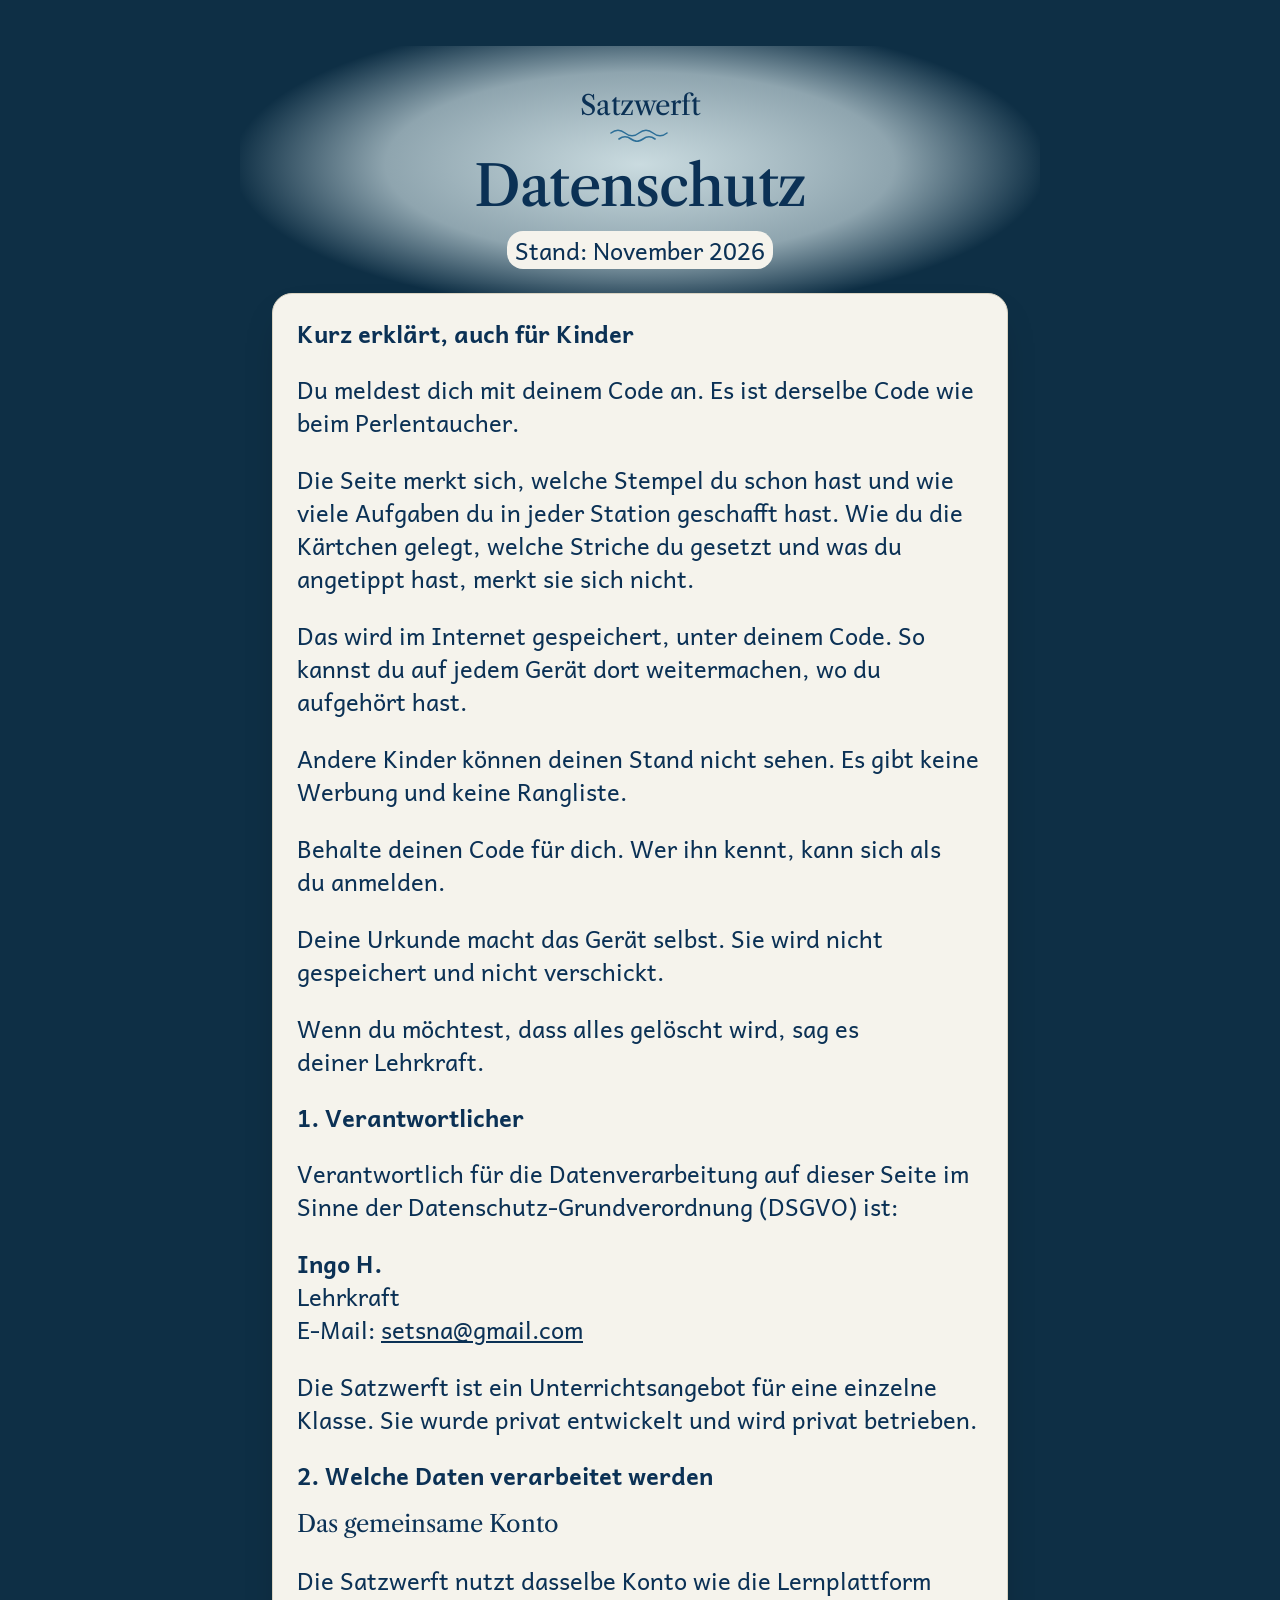
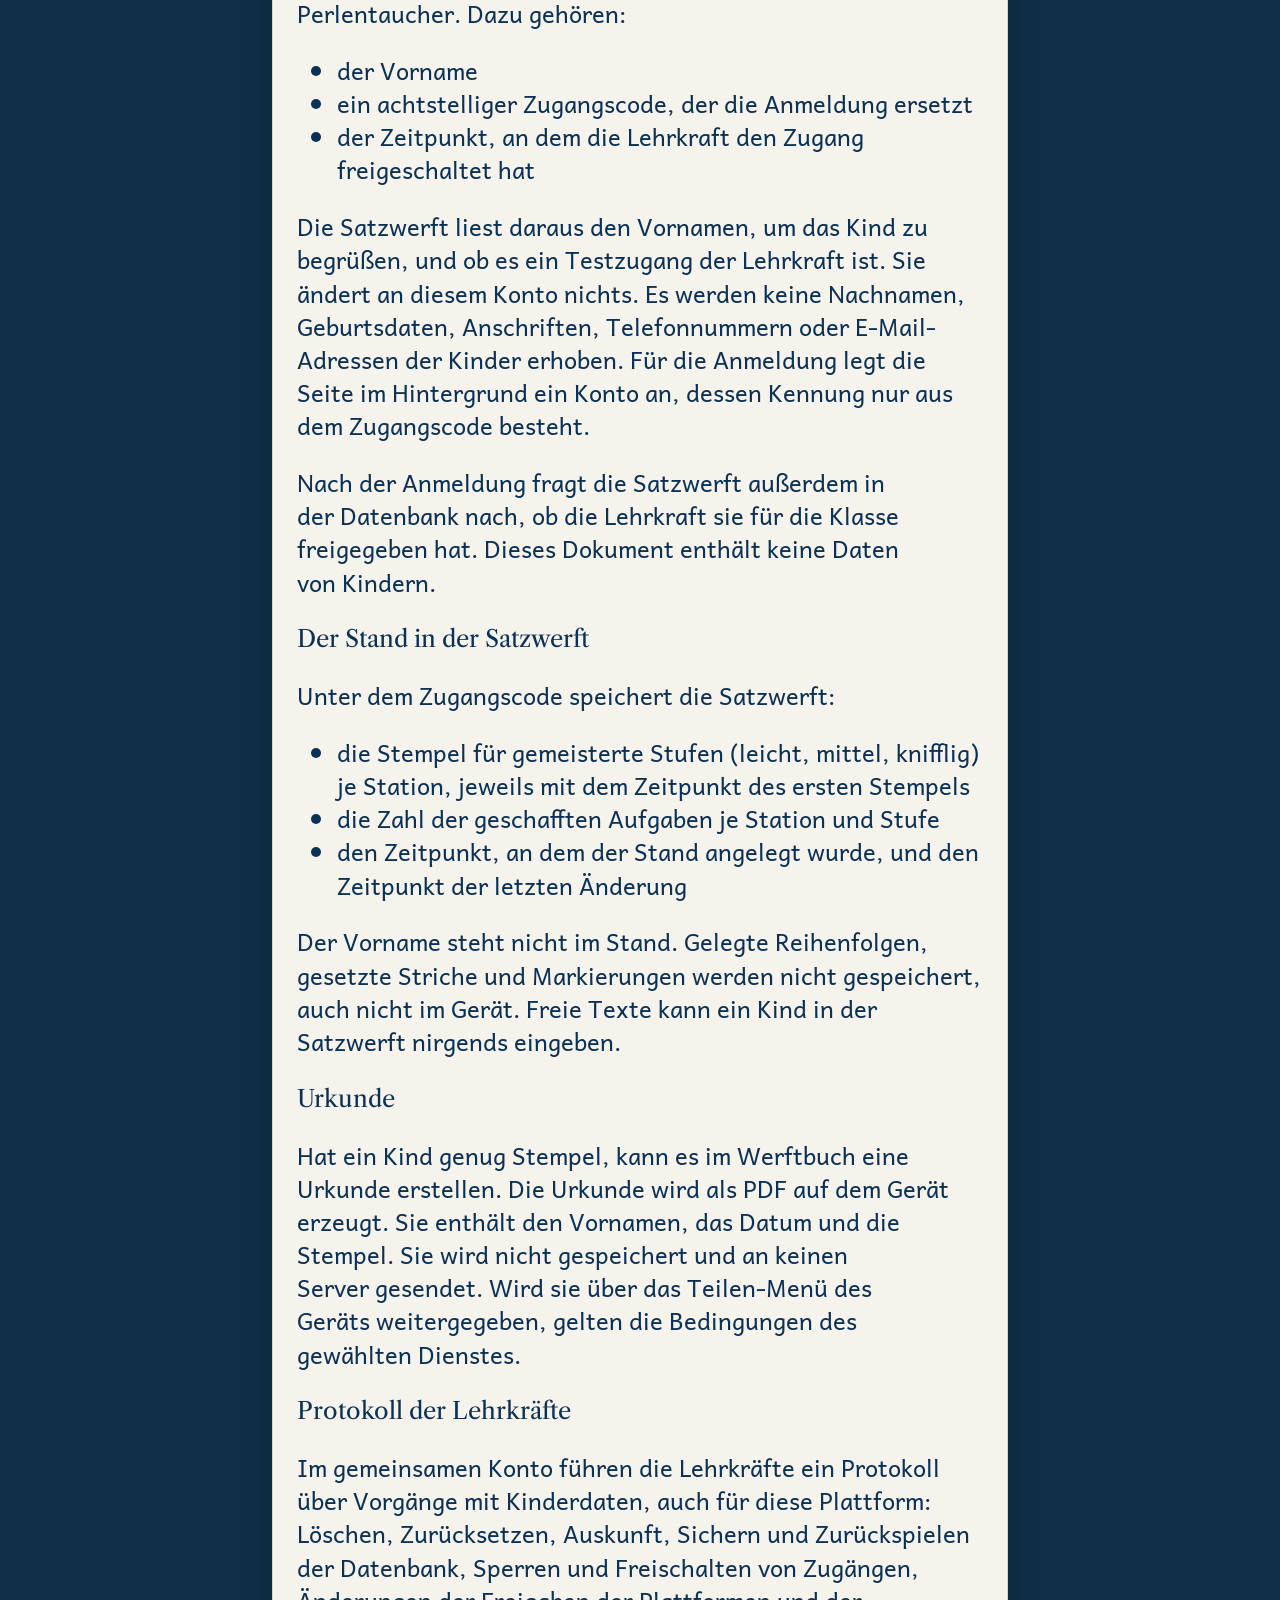
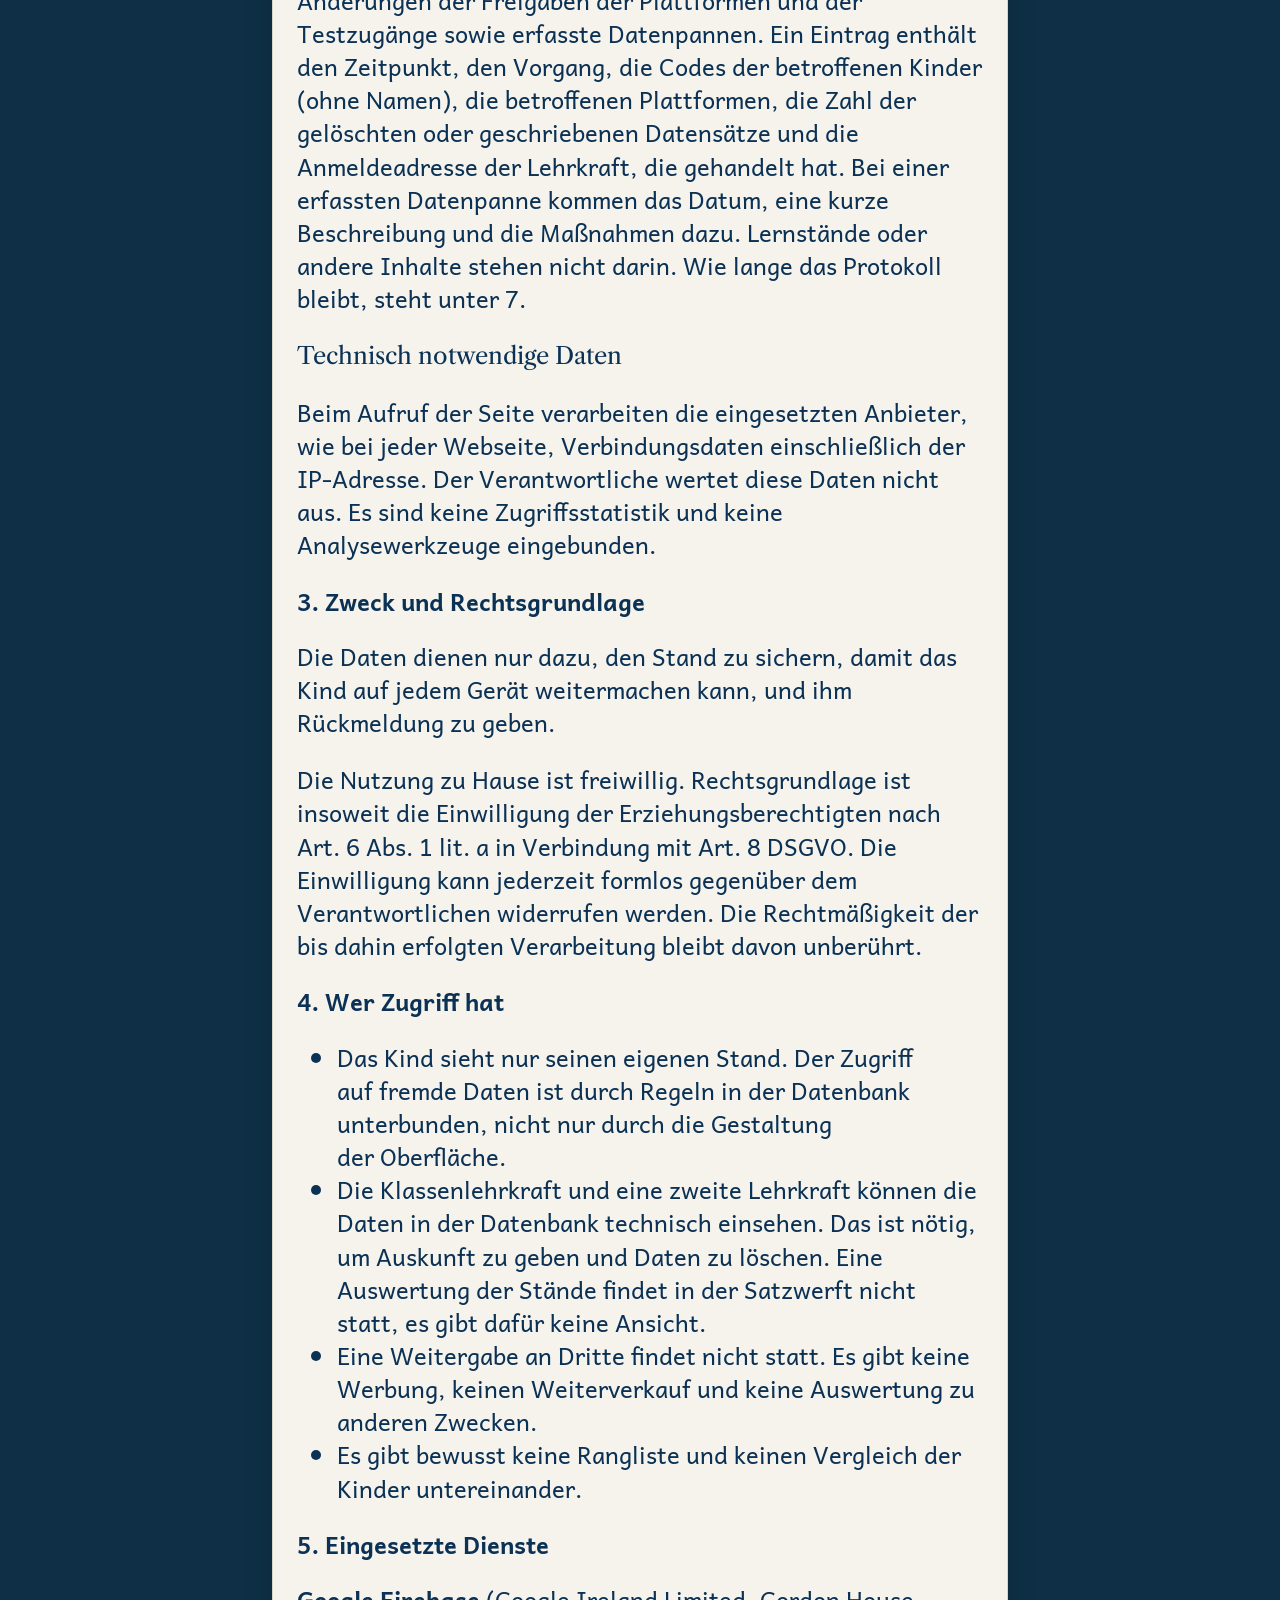
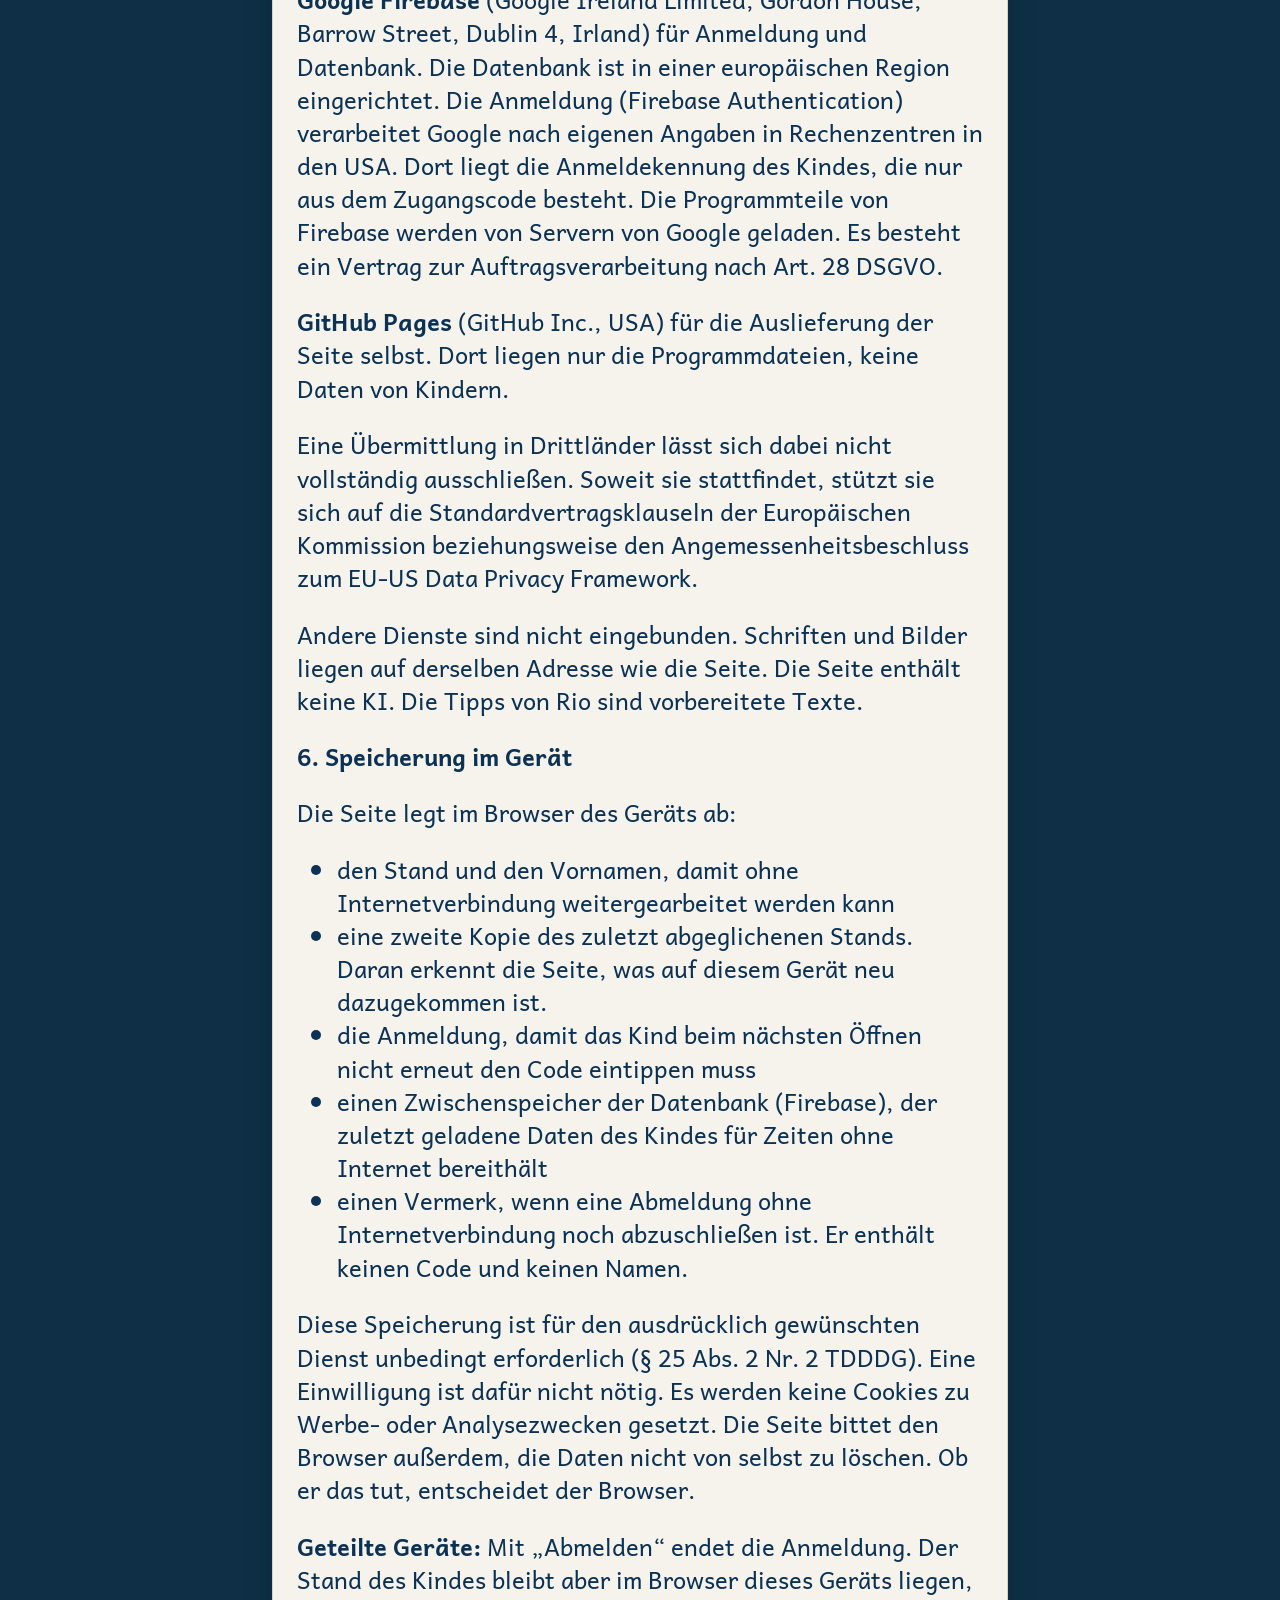
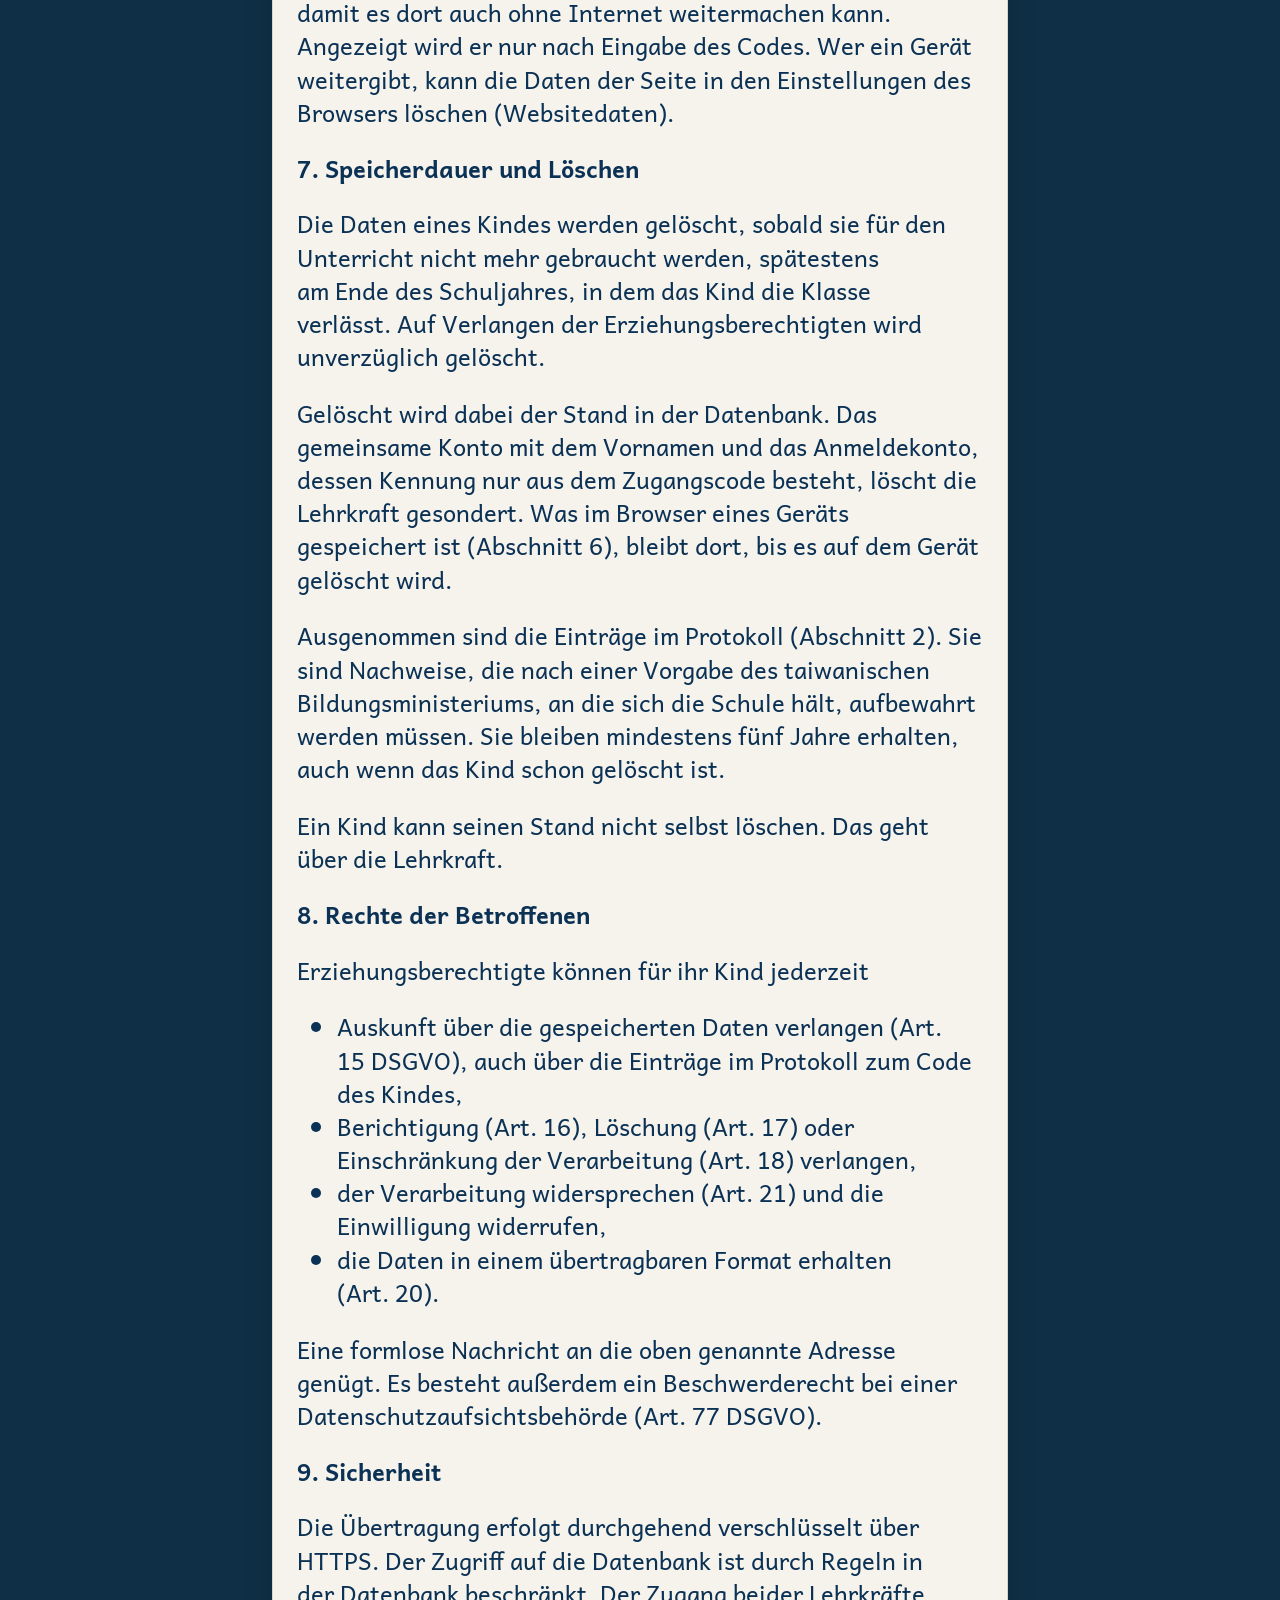
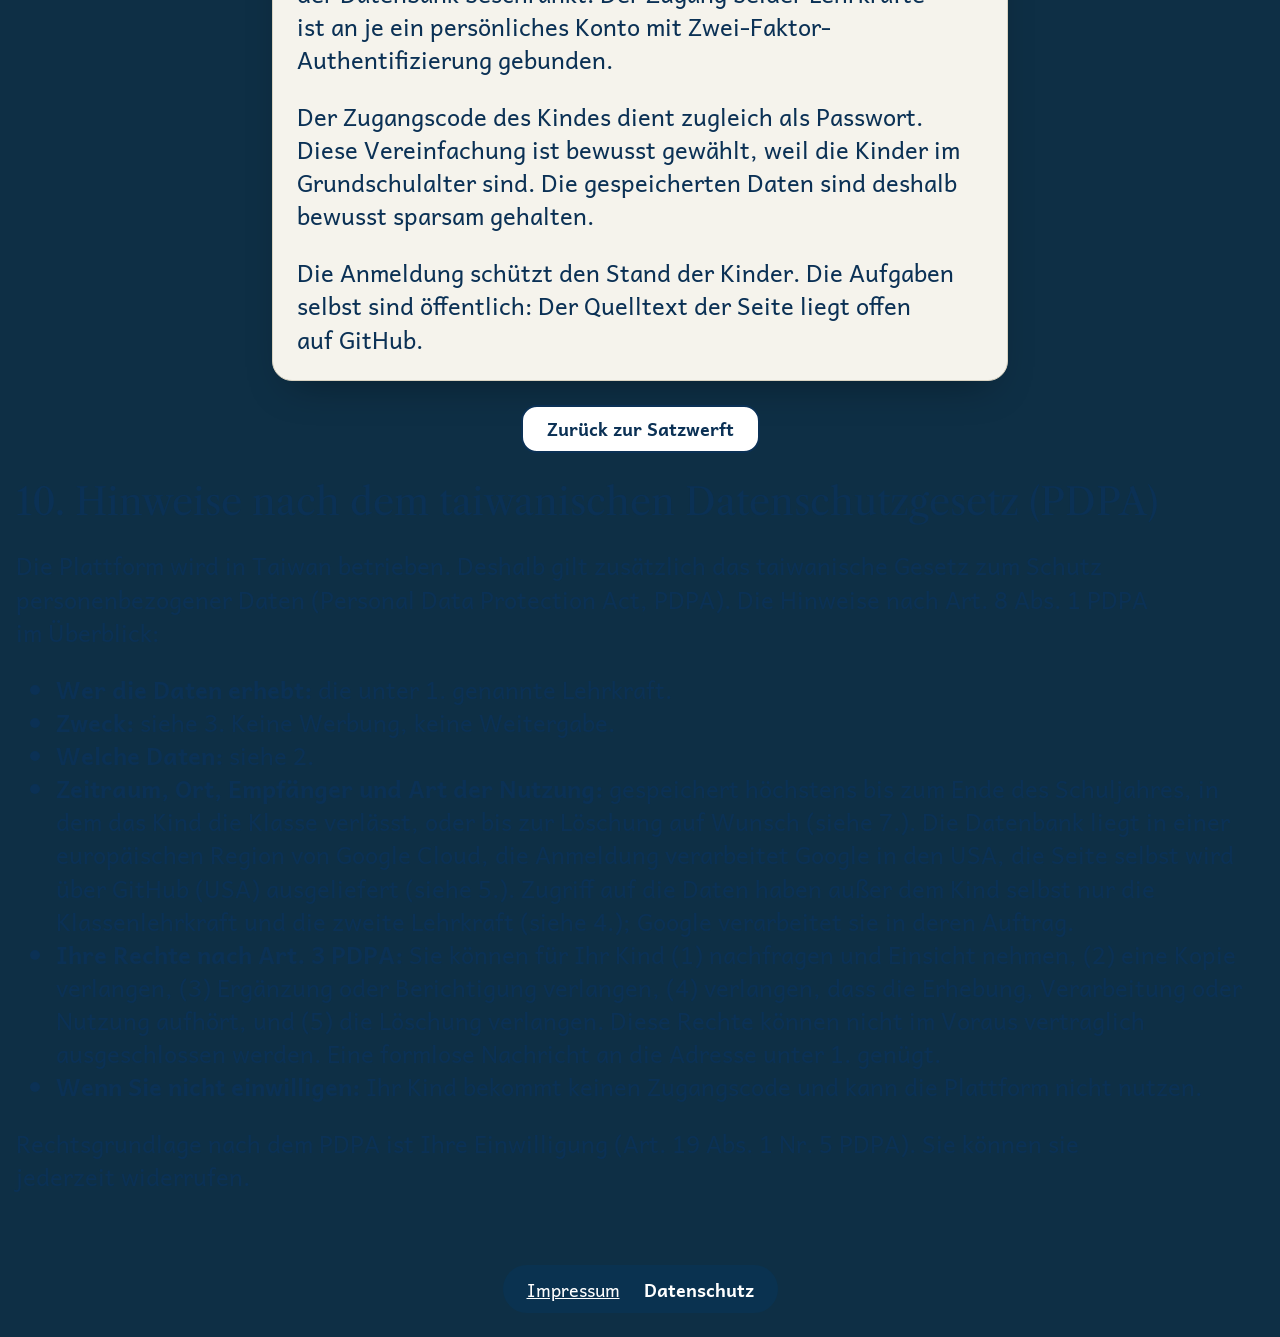
<file: datenschutz.html>
<!doctype html>
<html lang="de">
<head>
  <meta charset="utf-8">
  <meta name="viewport" content="width=device-width, initial-scale=1, viewport-fit=cover">
  <meta http-equiv="Content-Security-Policy" content="default-src 'self'; img-src 'self'; style-src 'self'; script-src 'self'; font-src 'self'; connect-src 'self'; manifest-src 'self'; base-uri 'none'; form-action 'none'; object-src 'none'">
  <meta name="referrer" content="no-referrer">
  <meta name="robots" content="noindex, nofollow">
  <link rel="icon" href="bilder/favicon-64.png?b=1">
  <meta name="theme-color" content="#0e2f45">
  <title>Datenschutz – Satzwerft</title>
  <link rel="stylesheet" href="css/tokens.css?v=6">
  <link rel="stylesheet" href="css/satzwerft.css?v=6">
</head>
<body class="text-seite">
  <main class="seite">
    <header class="kopf">
      <a class="wortmarke" href="./">Satzwerft<svg class="welle" viewBox="0 0 62 14" aria-hidden="true" focusable="false"><path d="M2 5c5-4 9-4 14 0s9 4 14 0 9-4 14 0 9 4 14 0M10 11c4-3 8-3 12 0s8 3 12 0 8-3 12 0" fill="none" stroke-width="1.6" stroke-linecap="round"/></svg></a>
      <h1>Datenschutz</h1>
      <p class="stand">Stand: November 2026</p>
    </header>

    <section class="papier rechtstext" aria-label="Datenschutzerklärung">
      <h2>Kurz erklärt, auch für Kinder</h2>
      <p>Du meldest dich mit deinem Code an. Es ist derselbe Code wie beim Perlentaucher.</p>
      <p>Die Seite merkt sich, welche Stempel du schon hast und wie viele Aufgaben du in jeder Station geschafft hast. Wie du die Kärtchen gelegt, welche Striche du gesetzt und was du angetippt hast, merkt sie sich nicht.</p>
      <p>Das wird im Internet gespeichert, unter deinem Code. So kannst du auf jedem Gerät dort weitermachen, wo du aufgehört hast.</p>
      <p>Andere Kinder können deinen Stand nicht sehen. Es gibt keine Werbung und keine Rangliste.</p>
      <p>Behalte deinen Code für dich. Wer ihn kennt, kann sich als du anmelden.</p>
      <p>Deine Urkunde macht das Gerät selbst. Sie wird nicht gespeichert und nicht verschickt.</p>
      <p>Wenn du möchtest, dass alles gelöscht wird, sag es deiner Lehrkraft.</p>

      <h2>1. Verantwortlicher</h2>
      <p>Verantwortlich für die Datenverarbeitung auf dieser Seite im Sinne der Datenschutz-Grundverordnung (DSGVO) ist:</p>
      <p><b>Ingo H.</b><br>Lehrkraft<br>E-Mail: <a href="mailto:setsna@gmail.com">setsna@gmail.com</a></p>
      <p>Die Satzwerft ist ein Unterrichtsangebot für eine einzelne Klasse. Sie wurde privat entwickelt und wird privat betrieben.</p>

      <h2>2. Welche Daten verarbeitet werden</h2>
      <h3>Das gemeinsame Konto</h3>
      <p>Die Satzwerft nutzt dasselbe Konto wie die Lernplattform Perlentaucher. Dazu gehören:</p>
      <ul>
        <li>der Vorname</li>
        <li>ein achtstelliger Zugangscode, der die Anmeldung ersetzt</li>
        <li>der Zeitpunkt, an dem die Lehrkraft den Zugang freigeschaltet hat</li>
      </ul>
      <p>Die Satzwerft liest daraus den Vornamen, um das Kind zu begrüßen, und ob es ein Testzugang der Lehrkraft ist. Sie ändert an diesem Konto nichts. Es werden keine Nachnamen, Geburtsdaten, Anschriften, Telefonnummern oder E-Mail-Adressen der Kinder erhoben. Für die Anmeldung legt die Seite im Hintergrund ein Konto an, dessen Kennung nur aus dem Zugangscode besteht.</p>
      <p>Nach der Anmeldung fragt die Satzwerft außerdem in der Datenbank nach, ob die Lehrkraft sie für die Klasse freigegeben hat. Dieses Dokument enthält keine Daten von Kindern.</p>

      <h3>Der Stand in der Satzwerft</h3>
      <p>Unter dem Zugangscode speichert die Satzwerft:</p>
      <ul>
        <li>die Stempel für gemeisterte Stufen (leicht, mittel, knifflig) je Station, jeweils mit dem Zeitpunkt des ersten Stempels</li>
        <li>die Zahl der geschafften Aufgaben je Station und Stufe</li>
        <li>den Zeitpunkt, an dem der Stand angelegt wurde, und den Zeitpunkt der letzten Änderung</li>
      </ul>
      <p>Der Vorname steht nicht im Stand. Gelegte Reihenfolgen, gesetzte Striche und Markierungen werden nicht gespeichert, auch nicht im Gerät. Freie Texte kann ein Kind in der Satzwerft nirgends eingeben.</p>

      <h3>Urkunde</h3>
      <p>Hat ein Kind genug Stempel, kann es im Werftbuch eine Urkunde erstellen. Die Urkunde wird als PDF auf dem Gerät erzeugt. Sie enthält den Vornamen, das Datum und die Stempel. Sie wird nicht gespeichert und an keinen Server gesendet. Wird sie über das Teilen-Menü des Geräts weitergegeben, gelten die Bedingungen des gewählten Dienstes.</p>

      <h3>Protokoll der Lehrkräfte</h3>
      <p>Im gemeinsamen Konto führen die Lehrkräfte ein Protokoll über Vorgänge mit Kinderdaten, auch für diese Plattform: Löschen, Zurücksetzen, Auskunft, Sichern und Zurückspielen der Datenbank, Sperren und Freischalten von Zugängen, Änderungen der Freigaben der Plattformen und der Testzugänge sowie erfasste Datenpannen. Ein Eintrag enthält den Zeitpunkt, den Vorgang, die Codes der betroffenen Kinder (ohne Namen), die betroffenen Plattformen, die Zahl der gelöschten oder geschriebenen Datensätze und die Anmeldeadresse der Lehrkraft, die gehandelt hat. Bei einer erfassten Datenpanne kommen das Datum, eine kurze Beschreibung und die Maßnahmen dazu. Lernstände oder andere Inhalte stehen nicht darin. Wie lange das Protokoll bleibt, steht unter 7.</p>

      <h3>Technisch notwendige Daten</h3>
      <p>Beim Aufruf der Seite verarbeiten die eingesetzten Anbieter, wie bei jeder Webseite, Verbindungsdaten einschließlich der IP-Adresse. Der Verantwortliche wertet diese Daten nicht aus. Es sind keine Zugriffsstatistik und keine Analysewerkzeuge eingebunden.</p>

      <h2>3. Zweck und Rechtsgrundlage</h2>
      <p>Die Daten dienen nur dazu, den Stand zu sichern, damit das Kind auf jedem Gerät weitermachen kann, und ihm Rückmeldung zu geben.</p>
      <p>Die Nutzung zu Hause ist freiwillig. Rechtsgrundlage ist insoweit die Einwilligung der Erziehungsberechtigten nach Art. 6 Abs. 1 lit. a in Verbindung mit Art. 8 DSGVO. Die Einwilligung kann jederzeit formlos gegenüber dem Verantwortlichen widerrufen werden. Die Rechtmäßigkeit der bis dahin erfolgten Verarbeitung bleibt davon unberührt.</p>

      <h2>4. Wer Zugriff hat</h2>
      <ul>
        <li>Das Kind sieht nur seinen eigenen Stand. Der Zugriff auf fremde Daten ist durch Regeln in der Datenbank unterbunden, nicht nur durch die Gestaltung der Oberfläche.</li>
        <li>Die Klassenlehrkraft und eine zweite Lehrkraft können die Daten in der Datenbank technisch einsehen. Das ist nötig, um Auskunft zu geben und Daten zu löschen. Eine Auswertung der Stände findet in der Satzwerft nicht statt, es gibt dafür keine Ansicht.</li>
        <li>Eine Weitergabe an Dritte findet nicht statt. Es gibt keine Werbung, keinen Weiterverkauf und keine Auswertung zu anderen Zwecken.</li>
        <li>Es gibt bewusst keine Rangliste und keinen Vergleich der Kinder untereinander.</li>
      </ul>

      <h2>5. Eingesetzte Dienste</h2>
      <p><b>Google Firebase</b> (Google Ireland Limited, Gordon House, Barrow Street, Dublin 4, Irland) für Anmeldung und Datenbank. Die Datenbank ist in einer europäischen Region eingerichtet. Die Anmeldung (Firebase Authentication) verarbeitet Google nach eigenen Angaben in Rechenzentren in den USA. Dort liegt die Anmeldekennung des Kindes, die nur aus dem Zugangscode besteht. Die Programmteile von Firebase werden von Servern von Google geladen. Es besteht ein Vertrag zur Auftragsverarbeitung nach Art. 28 DSGVO.</p>
      <p><b>GitHub Pages</b> (GitHub Inc., USA) für die Auslieferung der Seite selbst. Dort liegen nur die Programmdateien, keine Daten von Kindern.</p>
      <p>Eine Übermittlung in Drittländer lässt sich dabei nicht vollständig ausschließen. Soweit sie stattfindet, stützt sie sich auf die Standardvertragsklauseln der Europäischen Kommission beziehungsweise den Angemessenheitsbeschluss zum EU-US Data Privacy Framework.</p>
      <p>Andere Dienste sind nicht eingebunden. Schriften und Bilder liegen auf derselben Adresse wie die Seite. Die Seite enthält keine KI. Die Tipps von Rio sind vorbereitete Texte.</p>

      <h2>6. Speicherung im Gerät</h2>
      <p>Die Seite legt im Browser des Geräts ab:</p>
      <ul>
        <li>den Stand und den Vornamen, damit ohne Internetverbindung weitergearbeitet werden kann</li>
        <li>eine zweite Kopie des zuletzt abgeglichenen Stands. Daran erkennt die Seite, was auf diesem Gerät neu dazugekommen ist.</li>
        <li>die Anmeldung, damit das Kind beim nächsten Öffnen nicht erneut den Code eintippen muss</li>
        <li>einen Zwischenspeicher der Datenbank (Firebase), der zuletzt geladene Daten des Kindes für Zeiten ohne Internet bereithält</li>
        <li>einen Vermerk, wenn eine Abmeldung ohne Internetverbindung noch abzuschließen ist. Er enthält keinen Code und keinen Namen.</li>
      </ul>
      <p>Diese Speicherung ist für den ausdrücklich gewünschten Dienst unbedingt erforderlich (§ 25 Abs. 2 Nr. 2 TDDDG). Eine Einwilligung ist dafür nicht nötig. Es werden keine Cookies zu Werbe- oder Analysezwecken gesetzt. Die Seite bittet den Browser außerdem, die Daten nicht von selbst zu löschen. Ob er das tut, entscheidet der Browser.</p>
      <p><b>Geteilte Geräte:</b> Mit „Abmelden“ endet die Anmeldung. Der Stand des Kindes bleibt aber im Browser dieses Geräts liegen, damit es dort auch ohne Internet weitermachen kann. Angezeigt wird er nur nach Eingabe des Codes. Wer ein Gerät weitergibt, kann die Daten der Seite in den Einstellungen des Browsers löschen (Websitedaten).</p>

      <h2>7. Speicherdauer und Löschen</h2>
      <p>Die Daten eines Kindes werden gelöscht, sobald sie für den Unterricht nicht mehr gebraucht werden, spätestens am Ende des Schuljahres, in dem das Kind die Klasse verlässt. Auf Verlangen der Erziehungsberechtigten wird unverzüglich gelöscht.</p>
      <p>Gelöscht wird dabei der Stand in der Datenbank. Das gemeinsame Konto mit dem Vornamen und das Anmeldekonto, dessen Kennung nur aus dem Zugangscode besteht, löscht die Lehrkraft gesondert. Was im Browser eines Geräts gespeichert ist (Abschnitt 6), bleibt dort, bis es auf dem Gerät gelöscht wird.</p>
      <p>Ausgenommen sind die Einträge im Protokoll (Abschnitt 2). Sie sind Nachweise, die nach einer Vorgabe des taiwanischen Bildungsministeriums, an die sich die Schule hält, aufbewahrt werden müssen. Sie bleiben mindestens fünf Jahre erhalten, auch wenn das Kind schon gelöscht ist.</p>
      <p>Ein Kind kann seinen Stand nicht selbst löschen. Das geht über die Lehrkraft.</p>

      <h2>8. Rechte der Betroffenen</h2>
      <p>Erziehungsberechtigte können für ihr Kind jederzeit</p>
      <ul>
        <li>Auskunft über die gespeicherten Daten verlangen (Art. 15 DSGVO), auch über die Einträge im Protokoll zum Code des Kindes,</li>
        <li>Berichtigung (Art. 16), Löschung (Art. 17) oder Einschränkung der Verarbeitung (Art. 18) verlangen,</li>
        <li>der Verarbeitung widersprechen (Art. 21) und die Einwilligung widerrufen,</li>
        <li>die Daten in einem übertragbaren Format erhalten (Art. 20).</li>
      </ul>
      <p>Eine formlose Nachricht an die oben genannte Adresse genügt. Es besteht außerdem ein Beschwerderecht bei einer Datenschutzaufsichtsbehörde (Art. 77 DSGVO).</p>

      <h2>9. Sicherheit</h2>
      <p>Die Übertragung erfolgt durchgehend verschlüsselt über HTTPS. Der Zugriff auf die Datenbank ist durch Regeln in der Datenbank beschränkt. Der Zugang beider Lehrkräfte ist an je ein persönliches Konto mit Zwei-Faktor-Authentifizierung gebunden.</p>
      <p>Der Zugangscode des Kindes dient zugleich als Passwort. Diese Vereinfachung ist bewusst gewählt, weil die Kinder im Grundschulalter sind. Die gespeicherten Daten sind deshalb bewusst sparsam gehalten.</p>
      <p>Die Anmeldung schützt den Stand der Kinder. Die Aufgaben selbst sind öffentlich: Der Quelltext der Seite liegt offen auf GitHub.</p>
    </section>

    <p class="knopfreihe knopfreihe--mitte"><a class="knopf" href="./">Zurück zur Satzwerft</a></p>

      <h2>10. Hinweise nach dem taiwanischen Datenschutzgesetz (PDPA)</h2>
      <p>Die Plattform wird in Taiwan betrieben. Deshalb gilt zusätzlich das
        taiwanische Gesetz zum Schutz personenbezogener Daten (Personal Data
        Protection Act, PDPA). Die Hinweise nach Art. 8 Abs. 1 PDPA im Überblick:</p>
      <ul>
        <li><b>Wer die Daten erhebt:</b> die unter 1. genannte Lehrkraft.</li>
        <li><b>Zweck:</b> siehe 3. Keine Werbung, keine Weitergabe.</li>
        <li><b>Welche Daten:</b> siehe 2.</li>
        <li><b>Zeitraum, Ort, Empfänger und Art der Nutzung:</b> gespeichert
          höchstens bis zum Ende des Schuljahres, in dem das Kind die Klasse
          verlässt, oder bis zur Löschung auf Wunsch (siehe 7.). Die Datenbank
          liegt in einer europäischen Region von Google Cloud, die Anmeldung
          verarbeitet Google in den USA, die Seite selbst wird über GitHub (USA)
          ausgeliefert (siehe 5.). Zugriff auf die Daten haben außer dem Kind
          selbst nur die Klassenlehrkraft und die zweite Lehrkraft (siehe 4.); Google verarbeitet sie in deren Auftrag.</li>
        <li><b>Ihre Rechte nach Art. 3 PDPA:</b> Sie können für Ihr Kind
          (1) nachfragen und Einsicht nehmen, (2) eine Kopie verlangen,
          (3) Ergänzung oder Berichtigung verlangen, (4) verlangen, dass die
          Erhebung, Verarbeitung oder Nutzung aufhört, und (5) die Löschung
          verlangen. Diese Rechte können nicht im Voraus vertraglich
          ausgeschlossen werden. Eine formlose Nachricht an die Adresse unter 1.
          genügt.</li>
        <li><b>Wenn Sie nicht einwilligen:</b> Ihr Kind bekommt keinen
          Zugangscode und kann die Plattform nicht nutzen.</li>
      </ul>
      <p>Rechtsgrundlage nach dem PDPA ist Ihre Einwilligung (Art. 19 Abs. 1
        Nr. 5 PDPA). Sie können sie jederzeit widerrufen.</p>
  </main>
  <footer class="fuss"><a href="impressum.html">Impressum</a> <a href="datenschutz.html" aria-current="page">Datenschutz</a></footer>
</body>
</html>
</file>
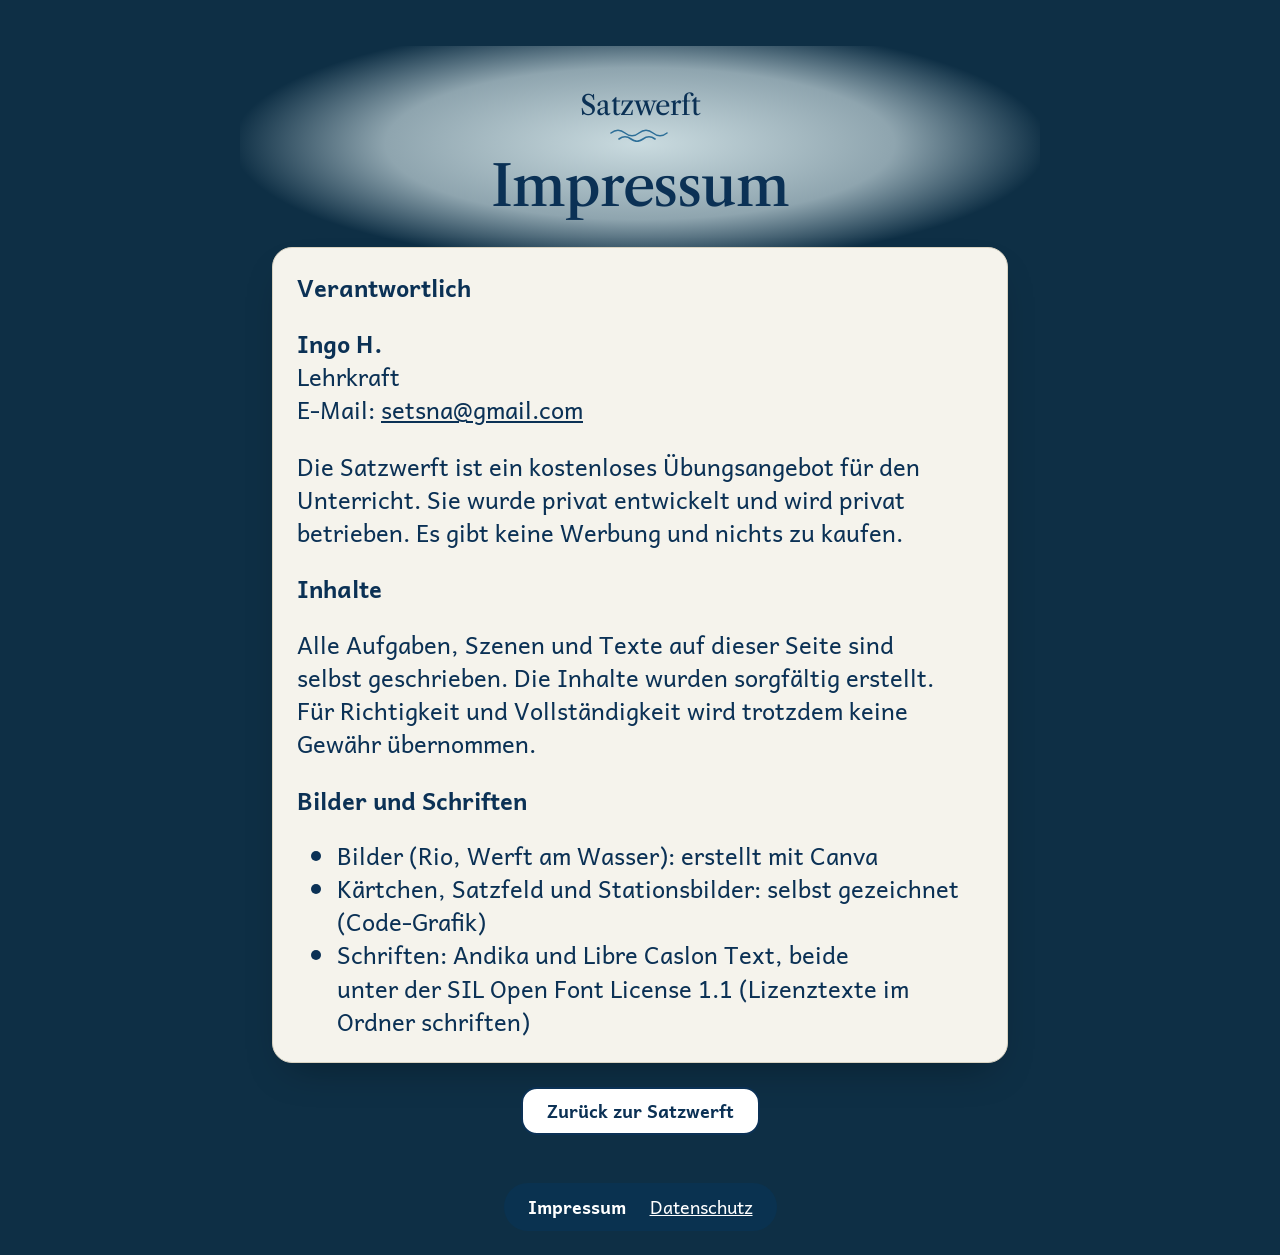
<file: impressum.html>
<!doctype html>
<html lang="de">
<head>
  <meta charset="utf-8">
  <meta name="viewport" content="width=device-width, initial-scale=1, viewport-fit=cover">
  <meta http-equiv="Content-Security-Policy" content="default-src 'self'; img-src 'self'; style-src 'self'; script-src 'self'; font-src 'self'; connect-src 'self'; manifest-src 'self'; base-uri 'none'; form-action 'none'; object-src 'none'">
  <meta name="referrer" content="no-referrer">
  <meta name="robots" content="noindex, nofollow">
  <link rel="icon" href="bilder/favicon-64.png?b=1">
  <meta name="theme-color" content="#0e2f45">
  <title>Impressum – Satzwerft</title>
  <link rel="stylesheet" href="css/tokens.css?v=6">
  <link rel="stylesheet" href="css/satzwerft.css?v=6">
</head>
<body class="text-seite">
  <main class="seite">
    <header class="kopf">
      <a class="wortmarke" href="./">Satzwerft<svg class="welle" viewBox="0 0 62 14" aria-hidden="true" focusable="false"><path d="M2 5c5-4 9-4 14 0s9 4 14 0 9-4 14 0 9 4 14 0M10 11c4-3 8-3 12 0s8 3 12 0 8-3 12 0" fill="none" stroke-width="1.6" stroke-linecap="round"/></svg></a>
      <h1>Impressum</h1>
    </header>

    <section class="papier rechtstext" aria-label="Impressum">
      <h2>Verantwortlich</h2>
      <p><b>Ingo H.</b><br>Lehrkraft<br>E-Mail: <a href="mailto:setsna@gmail.com">setsna@gmail.com</a></p>
      <p>Die Satzwerft ist ein kostenloses Übungsangebot für den Unterricht. Sie wurde privat entwickelt und wird privat betrieben. Es gibt keine Werbung und nichts zu kaufen.</p>

      <h2>Inhalte</h2>
      <p>Alle Aufgaben, Szenen und Texte auf dieser Seite sind selbst geschrieben. Die Inhalte wurden sorgfältig erstellt. Für Richtigkeit und Vollständigkeit wird trotzdem keine Gewähr übernommen.</p>

      <h2>Bilder und Schriften</h2>
      <ul>
        <li>Bilder (Rio, Werft am Wasser): erstellt mit Canva</li>
        <li>Kärtchen, Satzfeld und Stationsbilder: selbst gezeichnet (Code-Grafik)</li>
        <li>Schriften: Andika und Libre Caslon Text, beide unter der SIL Open Font License 1.1 (Lizenztexte im Ordner <span lang="en">schriften</span>)</li>
      </ul>
    </section>

    <p class="knopfreihe knopfreihe--mitte"><a class="knopf" href="./">Zurück zur Satzwerft</a></p>
  </main>
  <footer class="fuss"><a href="impressum.html" aria-current="page">Impressum</a> <a href="datenschutz.html">Datenschutz</a></footer>
</body>
</html>
</file>
<file: css/tokens.css>
/* Satzwerft: Schriften, Farben, Abstände, Schriftgrößen an einer Stelle.
   Grundlage: Lernlagune DESIGN.md. Die Inhaltsfarben (Kugeln, Felder) kommen in Etappe 1c dazu. */

@font-face {
  font-family: 'Libre Caslon Text';
  src: url('../schriften/libre-caslon-text.woff2') format('woff2');
  font-weight: 400 700;
  font-style: normal;
  font-display: swap;
}
@font-face {
  font-family: 'Andika';
  src: url('../schriften/andika-regular.woff2') format('woff2');
  font-weight: 400;
  font-style: normal;
  font-display: swap;
}
@font-face {
  font-family: 'Andika';
  src: url('../schriften/andika-bold.woff2') format('woff2');
  font-weight: 700;
  font-style: normal;
  font-display: swap;
}

:root {
  /* Farben (Lernlagune) */
  --tiefe: #0e2f45;
  --navy: #0b3155;
  --navy-weich: #133c5a;
  --welle: #2d6f98;
  --weiss: #ffffff;
  --papier: #f5f3ec;
  --papier-linie: #d9d3c2;
  --tinte-leise: #4a6275;
  --glas-kante: rgba(255, 255, 255, 0.5);
  --glas-schatten: rgba(0, 0, 0, 0.36);
  --nebel: rgba(10, 52, 84, 0.7);

  /* Inhaltsfarben für Kugeln und Felder: gedämpft, gut unterscheidbar, jede mit eigenem Muster
     (blau Streifen, rot Punkte, gelb glatt, grün Karo). Nie nur über die Farbe unterscheiden. */
  --kugel-blau: #2f5f8f;
  --kugel-rot: #b4553b;
  --kugel-gelb: #d1a23a;
  --kugel-gruen: #3e8a72;
  --muster-hell: rgba(255, 255, 255, 0.55);

  /* Schriften */
  --schrift-name: 'Libre Caslon Text', Georgia, 'Times New Roman', serif;
  --schrift-text: 'Andika', 'Trebuchet MS', system-ui, sans-serif;

  /* Schriftgrößen (rem mit Untergrenze, damit Lesetext nicht schrumpft) */
  --gr-display: clamp(2.25rem, 1.6rem + 2.4vw, 3.75rem);
  --gr-title: clamp(1.75rem, 1.4rem + 1.2vw, 2.5rem);
  --gr-text: clamp(1.25rem, 1rem + 0.6vw, 1.625rem);
  --gr-label: clamp(1rem, 0.9rem + 0.3vw, 1.125rem);
  --gr-klein: clamp(1rem, 0.92rem + 0.25vw, 1.125rem);

  /* Abstände */
  --a-xs: 0.25rem;
  --a-s: 0.5rem;
  --a-m: 1rem;
  --a-l: 1.5rem;
  --a-xl: 2.5rem;
  --zeile: 34em;

  /* Rundungen */
  --r-papier: 1.25rem;
  --r-knopf: 1rem;

  /* Bewegung: nur opacity und transform */
  --kurve: cubic-bezier(0.16, 1, 0.3, 1);
  --dauer: 220ms;

  /* Touchziel */
  --tippen: 48px;
}
</file>
<file: css/satzwerft.css>
/* Satzwerft: Gestaltung nach Lernlagune DESIGN.md (Etappe 1c).
   Grundregeln: Navy nur im Licht (heller Hof hinter dunkler Schrift), Glasrezept unverändert
   (blur 6px, saturate 140 %, 2-px-Lichtkante), Bewegung nur über opacity und transform,
   Touchziele mindestens 48 px, Lesetext mit Untergrenze (rem/clamp), Grafik und Rahmen am Maßstab --s. */

*, *::before, *::after { box-sizing: border-box; }
html { -webkit-text-size-adjust: 100%; overflow-x: clip; }

/* ---------- Maßstab: Entwurf 1088 px breit (iPad hoch) ---------- */
:root { --s: calc(min(100vw, 1088px) / 1088); }
@media (orientation: landscape) and (min-width: 820px) {
  /* nie über 1: Sonst wächst die Schrift auf großen Bildschirmen, die Seite aber nicht (Ingos Monitor, 15.11.2026) */
  :root { --s: min(1px, calc(100svh / 1010), calc(100vw / 1360)); }
}
@media (max-width: 640px) and (orientation: portrait) {
  :root { --s: min(1px, calc(100vw / 600)); }
}

body {
  margin: 0;
  min-height: 100vh;
  min-height: 100svh;
  font-family: var(--schrift-text);
  font-size: var(--gr-text);
  line-height: 1.4;
  color: var(--navy);
  background: var(--tiefe);
  position: relative;
  isolation: isolate;
  overflow-x: clip;   /* Lichthof und Licht dürfen nicht seitlich überstehen (kein waagerechtes Scrollen) */
}
:focus-visible { outline: 3px solid var(--navy); outline-offset: 4px; }

.nurvorlesen {
  position: absolute; width: 1px; height: 1px; margin: -1px; padding: 0; overflow: hidden;
  clip: rect(0 0 0 0); clip-path: inset(50%); white-space: nowrap; border: 0;
}

/* ---------- Wasser, Licht, Blasen ---------- */
.wasser {
  position: fixed; inset: 0; z-index: -2; pointer-events: none;
  background: linear-gradient(180deg, #e6f2ef 0%, #a9d4e1 30%, #3f86a8 70%, #12425f 100%);   /* Ersatz, solange das Bild lädt */
}
.wasser img { width: 100%; height: 100%; object-fit: cover; object-position: 50% 0%; display: block; }
.licht, .blasen { position: absolute; z-index: -1; pointer-events: none; }
.licht {
  top: 0; left: 50%;
  width: min(60rem, 100%); height: calc(560 * var(--s));
  transform: translateX(-50%);
  background: radial-gradient(ellipse 46% 64% at 50% 0%, rgba(255, 252, 235, 0.55), rgba(220, 244, 250, 0.2) 55%, transparent 80%);
  opacity: 0.75;
  animation: licht-atmen 11s ease-in-out infinite alternate;
}
@keyframes licht-atmen { to { opacity: 1; transform: translateX(-50%) scaleX(1.08); } }
.blasen { inset: 0 0 auto; height: 100vh; height: 100svh; overflow: hidden; }
.blasen span {
  position: absolute; bottom: 0;
  width: 0.875rem; aspect-ratio: 1; border-radius: 50%;
  border: 1px solid rgba(235, 250, 255, 0.55);
  background: radial-gradient(circle at 32% 30%, rgba(255, 255, 255, 0.7) 0 14%, rgba(200, 238, 250, 0.08) 40%, transparent 70%);
  opacity: 0;
  animation: blase-steigt 18s linear infinite;
}
.blasen span:nth-child(1) { left: 1%; animation-duration: 17s; animation-delay: -2s; }
.blasen span:nth-child(2) { left: 2.4%; width: 0.5625rem; animation-duration: 22s; animation-delay: -11s; }
.blasen span:nth-child(3) { left: 3.4%; width: 0.375rem; animation-duration: 15s; animation-delay: -7s; }
.blasen span:nth-child(4) { right: 1%; width: 0.6875rem; animation-duration: 20s; animation-delay: -4s; }
.blasen span:nth-child(5) { right: 2.6%; width: 0.4375rem; animation-duration: 16s; animation-delay: -13s; }
.blasen span:nth-child(6) { right: 3.4%; width: 0.5625rem; animation-duration: 24s; animation-delay: -18s; }
@keyframes blase-steigt {
  0% { transform: translate3d(0, 0, 0); opacity: 0; }
  10% { opacity: 0.9; }
  50% { transform: translate3d(10px, -50vh, 0); }
  85% { opacity: 0.7; }
  100% { transform: translate3d(-6px, -100vh, 0); opacity: 0; }
}
.ruht .licht, .ruht .blasen span { animation-play-state: paused; }

/* ---------- Seite ---------- */
.seite { max-width: 80rem; margin: 0 auto; padding: calc(96 * var(--s)) var(--a-m) var(--a-l); outline: none; }

/* Kopf im Lichthof: Navy steht nur auf hellem Grund */
.kopf { position: relative; text-align: center; margin: 0 auto var(--a-l); max-width: 44rem; }
.kopf::before {
  content: ''; position: absolute; z-index: -1; inset: -2.5rem -3rem;
  background: radial-gradient(ellipse at 50% 45%, rgba(228, 243, 245, 0.88) 0%, rgba(228, 243, 245, 0.6) 45%, transparent 72%);
  pointer-events: none;
}
.wortmarke {
  font-family: var(--schrift-name); font-size: max(1rem, calc(31 * var(--s))); letter-spacing: -0.02em;
  margin: 0 0 var(--a-s); display: inline-flex; flex-direction: column; align-items: center; gap: var(--a-xs);
  color: var(--navy);
}
a.wortmarke { text-decoration: none; min-height: var(--tippen); justify-content: center; }
.welle { width: 62px; height: 14px; stroke: var(--welle); }
h1 { font-family: var(--schrift-name); font-weight: 500; font-size: var(--gr-display); line-height: 1.3; letter-spacing: -0.02em; margin: 0; }
h2 { font-family: var(--schrift-name); font-weight: 400; font-size: var(--gr-title); line-height: 1.3; margin: var(--a-l) 0 var(--a-s); }
h3 { font-family: var(--schrift-name); font-weight: 400; font-size: var(--gr-text); margin: var(--a-m) 0 var(--a-xs); }
.unterzeile { margin: var(--a-s) 0 0; color: var(--navy-weich); font-size: var(--gr-text); }

/* Rio: gemaltes Bild, rund ausgeblendet, kein Rahmen, keine Bewegung */
.rio {
  display: block; margin: var(--a-m) auto 0;
  width: clamp(9rem, calc(300 * var(--s)), 18rem); height: auto; aspect-ratio: 1;
  border-radius: 50%;
  -webkit-mask-image: radial-gradient(circle at 50% 50%, #000 56%, transparent 71%);
  mask-image: radial-gradient(circle at 50% 50%, #000 56%, transparent 71%);
}

/* ---------- Papier: helle Fläche für Formulare und Text ---------- */
.papier {
  background: var(--papier);
  border: 1px solid var(--papier-linie);
  border-radius: var(--r-papier);
  padding: var(--a-l);
  margin: var(--a-l) auto;
  max-width: 40rem;
  box-shadow: 0 18px 40px -18px var(--glas-schatten);
}
.papier > :first-child { margin-top: 0; }
.papier > :last-child { margin-bottom: 0; }
.papier p, .papier li { max-width: var(--zeile); }
.papier a { color: var(--navy); }
.leise { color: var(--tinte-leise); font-size: var(--gr-klein); }

/* Formular */
label { display: block; font-size: var(--gr-label); font-weight: 700; margin-bottom: var(--a-xs); }
input[type="text"] {
  font: inherit; color: var(--navy); background: var(--weiss);
  border: 2px solid var(--navy-weich); border-radius: var(--r-knopf);
  min-height: var(--tippen); padding: 0 var(--a-m); width: 100%;
}
.code-feld { max-width: 16rem; letter-spacing: 0.12em; text-transform: uppercase; }
.hinweis-feld { min-height: 1.45em; margin: var(--a-s) 0 0; font-weight: 700; }
.hinweis-feld:empty { min-height: 0; }

/* Knöpfe */
.knopf {
  font: inherit; font-size: var(--gr-label); font-weight: 700;
  min-height: var(--tippen); min-width: var(--tippen); padding: 0 var(--a-l);
  border-radius: var(--r-knopf); border: 2px solid var(--navy); background: var(--weiss); color: var(--navy);
  cursor: pointer; transition: transform var(--dauer) var(--kurve);
}
.knopf:active { transform: scale(0.98); }
.knopf[disabled] { opacity: 0.55; cursor: not-allowed; }
.knopf.haupt { background: var(--navy); color: var(--weiss); }
a.knopf { display: inline-flex; align-items: center; text-decoration: none; }
.knopfreihe { display: flex; flex-wrap: wrap; gap: var(--a-s) var(--a-m); align-items: center; margin: var(--a-l) 0 0; }
.knopfreihe--mitte { justify-content: center; }
/* Ruhiger Glasknopf auf dem Wasser (z. B. Abmelden) */
.knopf.glas-knopf {
  background: rgba(10, 52, 84, 0.74); color: var(--weiss); border-color: var(--glas-kante);   /* 0.74: Weiß bleibt auch über hellem Sand über 4.5 : 1 */
  -webkit-backdrop-filter: blur(6px); backdrop-filter: blur(6px);
}
.knopf.glas-knopf:focus-visible { outline-color: var(--weiss); }

/* ---------- Startseite: Stationen als Glasfenster ---------- */
.netz-zeile { max-width: 40rem; margin: 0 auto var(--a-m); padding: var(--a-s) var(--a-m); background: var(--papier); border-radius: var(--r-knopf); font-size: var(--gr-klein); }
.stationen {
  list-style: none; margin: calc(40 * var(--s)) auto 0; padding: 0;
  --spalten: 3;
  --luecke: calc(36 * var(--s));
  display: flex; flex-wrap: wrap; justify-content: center;   /* letzte Reihe mittig (3 + 2 im Hochformat) */
  gap: var(--luecke);
  max-width: 62rem;
}
/* Querformat: alle fünf nebeneinander, ohne Scrollen (Lernlagune: Querformat-ohne-Scrollen) */
@media (orientation: landscape) and (min-width: 820px) {
  .stationen { --spalten: 5; max-width: 80rem; }
}
.stationen > li { display: flex; flex: 0 1 calc((100% - (var(--spalten) - 1) * var(--luecke)) / var(--spalten) - 1px); min-width: 0; }
@media (max-width: 560px) {
  .stationen > li { flex-basis: 100%; max-width: 22rem; }
}
.station {
  flex: 1; width: 100%; margin: 0; font: inherit;
  container-type: inline-size;   /* für die Titelgröße (cqi) */
  position: relative; display: flex; flex-direction: column; align-items: center; text-align: center;
  min-height: calc(330 * var(--s));
  padding: calc(44 * var(--s)) var(--a-m) calc(36 * var(--s));
  border-radius: calc(72 * var(--s));
  color: var(--weiss);
  background: linear-gradient(180deg, rgba(214, 242, 252, 0.13), rgba(40, 110, 150, 0.06) 55%, rgba(8, 42, 70, 0.42));
  border: 2px solid var(--glas-kante);
  box-shadow: inset 0 2px 0 rgba(255, 255, 255, 0.62), inset 0 0 0 2px rgba(255, 255, 255, 0.16), inset 0 0 calc(22 * var(--s)) rgba(200, 240, 255, 0.38), 0 26px 50px -10px rgba(3, 20, 35, 0.38);
  -webkit-backdrop-filter: blur(6px) saturate(140%);
  backdrop-filter: blur(6px) saturate(140%);
}
/* „Kommt bald“: dunkleres Nebelglas, damit kleine weiße Schrift auch über hellem Wasser AA erreicht */
.station--bald { background: var(--nebel); }
.station__name { display: block; margin: 0; font-family: var(--schrift-name); font-weight: 400; font-size: max(1.375rem, calc(40 * var(--s)));
  font-size: clamp(min(1.25rem, 17cqi), 17cqi, 2.5rem);   /* richtet sich nach der Kartenbreite (Container), ältere Browser nehmen die Zeile davor */
  max-width: 100%; hyphens: auto; overflow-wrap: anywhere; line-height: 1.3; text-shadow: 0 1px 3px rgba(4, 30, 50, 0.55); }
.station__kurz { display: block; font-size: var(--gr-klein); line-height: 1.3; }
/* Live-Station: ganzes Fenster ist der Knopf. Getöntes Glas (0.62 oben), damit kleine weiße Schrift AA erreicht. */
.station--live {
  cursor: pointer;
  background: linear-gradient(180deg, rgba(10, 52, 84, 0.62), rgba(8, 42, 70, 0.78));
  transition: transform var(--dauer) var(--kurve);
}
.station--live:active { transform: scale(0.975); }
.station--live:focus-visible { outline: 3px solid var(--weiss); outline-offset: 6px; }
@media (hover: hover) { .station--live:hover { transform: translateY(-6px); } }
.stempel-punkte { display: inline-flex; gap: 0.5rem; margin-top: var(--a-s); }
.stempel-punkt { display: inline-block; width: 1rem; height: 1rem; border-radius: 50%; border: 2px dashed rgba(255, 255, 255, 0.85); vertical-align: middle; }
.stempel-punkt--voll { border-style: solid; background: var(--weiss); box-shadow: inset 0 0 0 3px var(--welle); }
.station__linie { width: 60%; height: 1px; margin: calc(14 * var(--s)) auto; background: linear-gradient(90deg, transparent, rgba(255, 255, 255, 0.7), transparent); position: relative; }
.station__linie::after { content: ''; position: absolute; left: 50%; top: 50%; width: 6px; height: 6px; margin: -3px 0 0 -3px; border-radius: 50%; background: var(--weiss); box-shadow: 0 0 8px rgba(255, 255, 255, 0.8); }
.station p { margin: 0; font-size: var(--gr-klein); line-height: 1.3; text-shadow: 0 1px 3px rgba(4, 30, 50, 0.55); }
.station__bild { width: calc(120 * var(--s)); min-width: 4.5rem; height: auto; margin: auto 0 calc(10 * var(--s)); padding-top: calc(18 * var(--s)); }
.station__bald { margin-top: var(--a-s) !important; font-size: var(--gr-label); opacity: 0.92; display: inline-flex; align-items: center; gap: 0.4em; }
.schloss { width: 1em; height: 1em; fill: none; stroke: currentColor; stroke-width: 1.6; stroke-linecap: round; stroke-linejoin: round; }

/* ---------- Plattform gesperrt („Bald offen“, Lehrerbereich des Perlentauchers, 21.11.2026) ---------- */
.zu h2 { display: flex; align-items: center; gap: 0.45em; }
.zu h2 .schloss { flex: none; width: 0.9em; height: 0.9em; }

/* Stationsbilder (Code-Grafik, nur Zierde): Inhaltsfarben gedämpft, mit Muster */
.sym { fill: none; stroke: rgba(255, 255, 255, 0.92); stroke-width: 2.4; stroke-linecap: round; stroke-linejoin: round; }
.sym-voll { stroke: rgba(255, 255, 255, 0.92); stroke-width: 1.6; }
.sym .k-blau { fill: var(--kugel-blau); }
.sym .k-rot { fill: var(--kugel-rot); }
.sym .k-gelb { fill: var(--kugel-gelb); }
.sym .k-gruen { fill: var(--kugel-gruen); }
.sym .weiss { fill: rgba(255, 255, 255, 0.92); stroke: none; }
.sym .m-streifen { fill: url(#m-streifen); stroke: none; }
.sym .m-punkte { fill: url(#m-punkte); stroke: none; }
.sym .m-karo { fill: url(#m-karo); stroke: none; }
/* Materialien der Stationen (dieselben Farben wie Kiste, Rad, Würfel und Münze in den Stationen) */
.sym .sym-holz { fill: #8a6140; stroke: rgba(255, 255, 255, 0.85); stroke-width: 1.8; }
.sym .sym-deckel { fill: #7a5536; stroke: rgba(255, 255, 255, 0.85); stroke-width: 1.8; }
.sym .sym-kante { stroke: #a77b52; stroke-width: 2.4; }
.sym .sym-loch { fill: #24170e; stroke: #c9b79a; stroke-width: 1.6; }
.sym .sym-rand { fill: none; stroke: #7a5536; stroke-width: 4; }
.sym .sym-duenn { stroke: rgba(255, 255, 255, 0.85); stroke-width: 1.4; }
.sym .sym-nabe { fill: #e9e2cf; stroke: #5c3e26; stroke-width: 1.4; }
.sym .sym-zeiger { fill: var(--navy); stroke: rgba(255, 255, 255, 0.92); stroke-width: 1.6; }
.sym .sym-elfenbein { fill: #f3ecdc; stroke: rgba(255, 255, 255, 0.95); stroke-width: 1.6; }
.sym .sym-auge { fill: var(--navy); stroke: none; }
.sym .sym-bronze { fill: #b8925a; stroke: rgba(255, 255, 255, 0.85); stroke-width: 1.6; }
.sym .sym-riffel { fill: none; stroke: #8a6a3b; stroke-width: 2.2; stroke-dasharray: 1.6 2.4; }
.sym .sym-gold { fill: #e0c48f; stroke: #9a7744; stroke-width: 1.2; }
.sym .sym-gold--hinten { fill: #c9a874; }
.sym .sym-praegung { stroke: #5a4223; stroke-width: 3.4; }
.sym .sym-praegung--fein { stroke-width: 2; }
.sym .sym-glas { fill: rgba(200, 236, 255, 0.22); stroke: none; }
.sym .sym-glasrand { fill: none; stroke: var(--kugel-gelb); stroke-width: 3.4; }
.sym .sym-griff { stroke: #7a5536; stroke-width: 7; }
.sym .sym-frage { stroke: rgba(255, 255, 255, 0.95); stroke-width: 2.6; }
.muster-defs { position: absolute; width: 0; height: 0; overflow: hidden; }
.muster-linie { stroke: var(--muster-hell); stroke-width: 1.6; fill: none; }
.muster-punkt { fill: var(--muster-hell); }

/* ---------- Erwachsenenbereich ---------- */
.erwachsene summary { cursor: pointer; min-height: var(--tippen); display: flex; align-items: center; list-style-position: inside; }
.erwachsene summary h2 { display: inline; margin: 0; font-size: var(--gr-text); }
.erwachsene { max-width: 40rem; }

/* ---------- Meldungen ---------- */
.meldung-bereich { position: sticky; bottom: 0; display: flex; justify-content: center; padding: 0 var(--a-m) var(--a-m); pointer-events: none; }
.meldung { pointer-events: auto; margin: 0; max-width: 40rem; padding: var(--a-s) var(--a-m); background: var(--navy); color: var(--weiss); border-radius: var(--r-knopf); font-size: var(--gr-klein); }
.meldung:empty { display: none; }
.vorschau-hinweis { margin: 0; padding: var(--a-s) var(--a-m); background: var(--navy); color: var(--weiss); text-align: center; font-size: var(--gr-klein); }

/* ---------- Fuß: auf dunklem Nebelglas, damit Weiß lesbar bleibt ---------- */
.fuss {
  display: flex; flex-wrap: wrap; justify-content: center; gap: var(--a-s) var(--a-l);
  width: fit-content; margin: var(--a-l) auto max(var(--a-l), env(safe-area-inset-bottom));
  padding: 0 var(--a-l); border-radius: 999px;
  background: rgba(10, 52, 84, 0.78);
  font-size: var(--gr-klein);
}
.fuss a { color: var(--weiss); min-height: var(--tippen); display: inline-flex; align-items: center; }
.fuss a:focus-visible { outline-color: var(--weiss); }
.fuss a[aria-current="page"] { text-decoration: none; font-weight: 700; }

/* ---------- Unterseiten (Datenschutz, Impressum) ---------- */
.text-seite .papier { max-width: 46rem; }
.text-seite .papier h2 { font-size: var(--gr-text); font-family: var(--schrift-text); font-weight: 700; }

@media (hover: hover) {
  .knopf.glas-knopf:hover { background: rgba(10, 52, 84, 0.86); }
}
@media (prefers-reduced-motion: reduce) {
  *, *::before, *::after { transition: none !important; animation: none !important; }
  .licht { opacity: 0.8; }
  .blasen { display: none; }
}

/* ---------- Fühlkiste (js/kiste.js): Holz, gedämpft ---------- */
.kiste { display: block; width: 100%; max-width: 30rem; height: auto; margin: 0 auto; }
.kiste__rueck { fill: #7a5536; stroke: #5c3e26; stroke-width: 2; }
.kiste__innen { fill: #3f2a1a; }
.kiste__kante { stroke: #a77b52; stroke-width: 10; stroke-linecap: round; }
.kiste__deckel { fill: #8a6140; stroke: #5c3e26; stroke-width: 2; }
.kiste__loch { fill: #24170e; }
.kiste__tuch { fill: none; stroke: #c9b79a; stroke-width: 3; stroke-linecap: round; }
.kugel__grund.k-blau { fill: var(--kugel-blau); }
.kugel__grund.k-rot { fill: var(--kugel-rot); }
.kugel__grund.k-gelb { fill: var(--kugel-gelb); }
.kugel__grund.k-gruen { fill: var(--kugel-gruen); }
.kugel__muster.m-streifen { fill: url(#m-streifen); }
.kugel__muster.m-punkte { fill: url(#m-punkte); }
.kugel__muster.m-karo { fill: url(#m-karo); }
.kugel__glanz { fill: rgba(255, 255, 255, 0.35); }
.kugel__rand { fill: none; stroke: rgba(20, 12, 6, 0.55); stroke-width: 1.5; }
.kugel__zahl { font: 700 16px var(--schrift-text); text-anchor: middle; fill: #fff; stroke: rgba(10, 30, 45, 0.85); stroke-width: 3; paint-order: stroke; }
.kugel--blass { opacity: 0.28; transition: opacity var(--dauer) var(--kurve); }
.kugel--leer { fill: rgba(255, 255, 255, 0.06); stroke: rgba(255, 255, 255, 0.55); stroke-width: 2; stroke-dasharray: 5 5; }

/* ---------- Säulendiagramm (js/saeulen.js) ---------- */
.saeulen { display: block; width: 100%; max-width: 32rem; height: auto; margin: 0 auto; }
.saeulen__achse { stroke: var(--navy); stroke-width: 2; }
.saeulen__gitter { stroke: rgba(11, 49, 85, 0.18); stroke-width: 1; }
.saeulen__tick, .saeulen__name, .saeulen__wert { font-family: var(--schrift-text); font-weight: 400; fill: var(--navy); }   /* Größe setzt js/saeulen.js */
.saeulen__tick { text-anchor: end; }
.saeulen__name, .saeulen__wert { text-anchor: middle; }
.saeulen__wert { font-weight: 700; }
.saeulen__balken.k-blau { fill: var(--kugel-blau); } .saeulen__balken.k-rot { fill: var(--kugel-rot); }
.saeulen__balken.k-gelb { fill: var(--kugel-gelb); } .saeulen__balken.k-gruen { fill: var(--kugel-gruen); }
.saeulen__balken.k-neutral { fill: var(--welle); }
.saeulen__muster.m-streifen { fill: url(#m-streifen); } .saeulen__muster.m-punkte { fill: url(#m-punkte); } .saeulen__muster.m-karo { fill: url(#m-karo); }
.saeulen__schatten { fill: rgba(11, 49, 85, 0.16); stroke: rgba(11, 49, 85, 0.45); stroke-width: 1.5; stroke-dasharray: 4 3; }
.haeufigkeiten { border-collapse: collapse; margin: var(--a-s) auto 0; font-size: var(--gr-klein); }
.haeufigkeiten caption { font-weight: 700; padding-bottom: var(--a-xs); }
.haeufigkeiten th, .haeufigkeiten td { border: 1px solid var(--papier-linie); padding: 0.25rem 0.75rem; text-align: center; }

/* Erwachsenenbereich: Liste der Stationen, Tabelle Prinzip und Umsetzung */
.erwachsene__liste { padding-left: 1.2em; }
.erwachsene__liste li + li { margin-top: var(--a-xs); }
.erwachsene__tabelle { overflow-x: auto; }
.erwachsene__tabelle table { border-collapse: collapse; width: 100%; font-size: var(--gr-klein); }
.erwachsene__tabelle th, .erwachsene__tabelle td { text-align: left; vertical-align: top; padding: var(--a-xs) var(--a-s); border-bottom: 1px solid var(--papier-linie); }
.erwachsene__tabelle tbody th { font-weight: 700; min-width: 8rem; }

/* ---------- Etappe 6b: Befunde aus dem Design-Review ---------- */
/* A2: Gewählt und gesperrt bleibt deutlich (die eigene Vermutung bleibt neben dem Ergebnis stehen) */
.knopf[aria-pressed="true"][disabled] { opacity: 1; background: var(--navy); color: var(--weiss); }
/* A3: Fokusring zweifarbig, damit er auf Papier und über hellem Wasser sichtbar ist.
   Innen ein heller Ring (box-shadow am Rand), außen Navy; auf Glas umgekehrt. */
:focus-visible { outline: 3px solid var(--navy); outline-offset: 2px; box-shadow: 0 0 0 2px var(--weiss); }
.knopf.glas-knopf:focus-visible, .fuss a:focus-visible, .pfeil-knopf:focus-visible { outline-color: var(--weiss); box-shadow: 0 0 0 2px var(--navy); }
.station--live:focus-visible {
  outline: 3px solid var(--weiss); outline-offset: 6px;
  box-shadow: inset 0 2px 0 rgba(255, 255, 255, 0.62), inset 0 0 0 2px rgba(255, 255, 255, 0.16), 0 0 0 6px var(--navy);
}
/* A4: „Stand“-Zeile auf Datenschutz und Impressum liegt auf Papier statt am Rand des Lichthofs */
.kopf .stand { display: inline-block; margin: var(--a-s) 0 0; padding: 0.15rem var(--a-s); background: var(--papier); border-radius: var(--r-knopf); color: var(--navy); }
/* A12: Aufklapper zeigen ihren Zustand (gezeichneter Winkel, dreht sich beim Öffnen); Unterüberschriften kleiner als die Überschrift */
details > summary { list-style: none; }
details > summary::-webkit-details-marker { display: none; }
details > summary::after {
  content: ''; flex: none; width: 0.6rem; height: 0.6rem; margin-left: auto;
  border-right: 2.5px solid currentColor; border-bottom: 2.5px solid currentColor;
  transform: translateY(-25%) rotate(45deg); transition: transform var(--dauer) var(--kurve);
}
details[open] > summary::after { transform: translateY(25%) rotate(-135deg); }
.erwachsene summary, .so-gehts summary, .am-tisch summary { gap: var(--a-m); }
.erwachsene h3 { font-family: var(--schrift-text); font-weight: 700; font-size: var(--gr-label); margin: var(--a-l) 0 var(--a-xs); }
/* A5: Tafel und Beamer (1920 × 1080) und große Bildschirme: alles eine Stufe größer, die Seite nutzt die Fläche.
   Grundschrift 125 %: Alle rem-Größen (Schrift, Seite, Bühne, Rad) wachsen mit. --s darf bis 1,3 px wachsen,
   bleibt aber an die Fensterhöhe gebunden (Ingos breiter, flacher Monitor). Der Layout-Test prüft 1920 × 1080 und 3280 × 1115. */
@media (orientation: landscape) and (min-width: 1600px) and (min-height: 860px) {
  html { font-size: 125%; }
  :root { --s: min(1.3px, calc(100svh / 1010), calc(100vw / 1360)); }
}

/* 6b: keine einzelnen Wörter allein in der letzten Zeile (Schusterjungen); ältere Browser ignorieren es */
p, li, dd, figcaption { text-wrap: pretty; }
h1, h2, h3 { text-wrap: balance; }

/* ---------- Etappe 6c (Finish-Review) ---------- */
/* Querformat: Kartentitel unten bündig, damit Trennlinie und Unterzeile aller Karten auf einer Höhe liegen,
   auch wenn „Kann das stimmen?“ zweizeilig ist */
@media (orientation: landscape) and (min-width: 820px) {
  .station__name { min-height: 2.6em; display: flex; align-items: flex-end; justify-content: center; }
}
/* Fokus auf dem Titel nach dem Weiterblättern: Ring bleibt, aber rund und mit Abstand (kein „Auswahlkasten“) */
h1[tabindex="-1"] { border-radius: 0.6rem; }
h1[tabindex="-1"]:focus-visible { outline-offset: 6px; }

/* Erwachsenenbereich wie bei den Riff-Akten (Ingo, 15.11.2026): zugeklappt eine kleine Nebelglas-Pille
   mit Pfeil links, damit Kinder nicht hineintippen; aufgeklappt helles Papier in voller Breite. */
.erwachsene:not([open]) {
  width: fit-content; max-width: 100%; margin: 0.6rem auto; padding: 0 1.1em;
  border-radius: 999px; border: 0; box-shadow: none; background: var(--nebel); color: var(--weiss);
  -webkit-backdrop-filter: blur(5px); backdrop-filter: blur(5px);
}
.erwachsene:not([open]) > summary { gap: 0.55em; }
.erwachsene:not([open]) > summary h2 { font-family: var(--schrift-text); font-size: 1rem; font-weight: 700; color: inherit; }
.erwachsene:not([open]) > summary::after { order: -1; margin-left: 0; transform: rotate(-45deg); }
.erwachsene:not([open]) > summary:focus-visible { outline-color: var(--weiss); box-shadow: 0 0 0 2px var(--navy); border-radius: 999px; }
</file>
